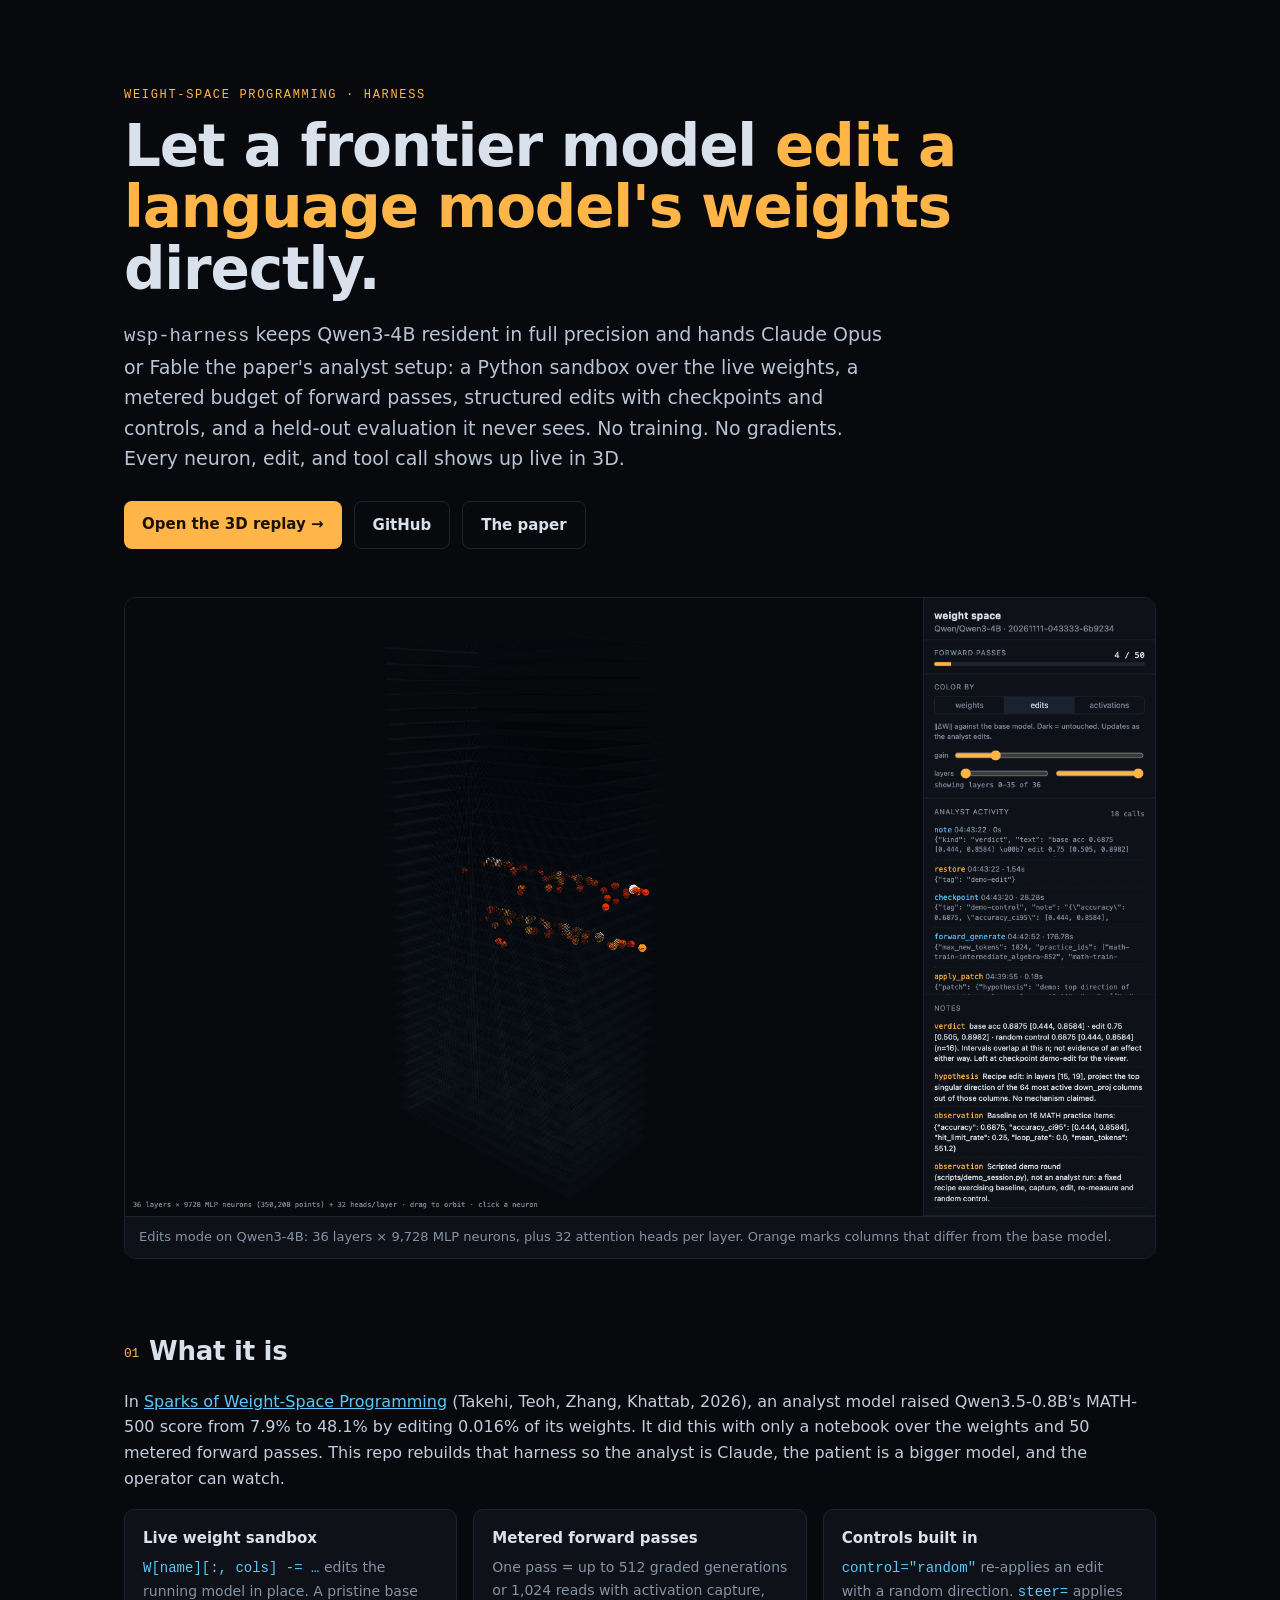
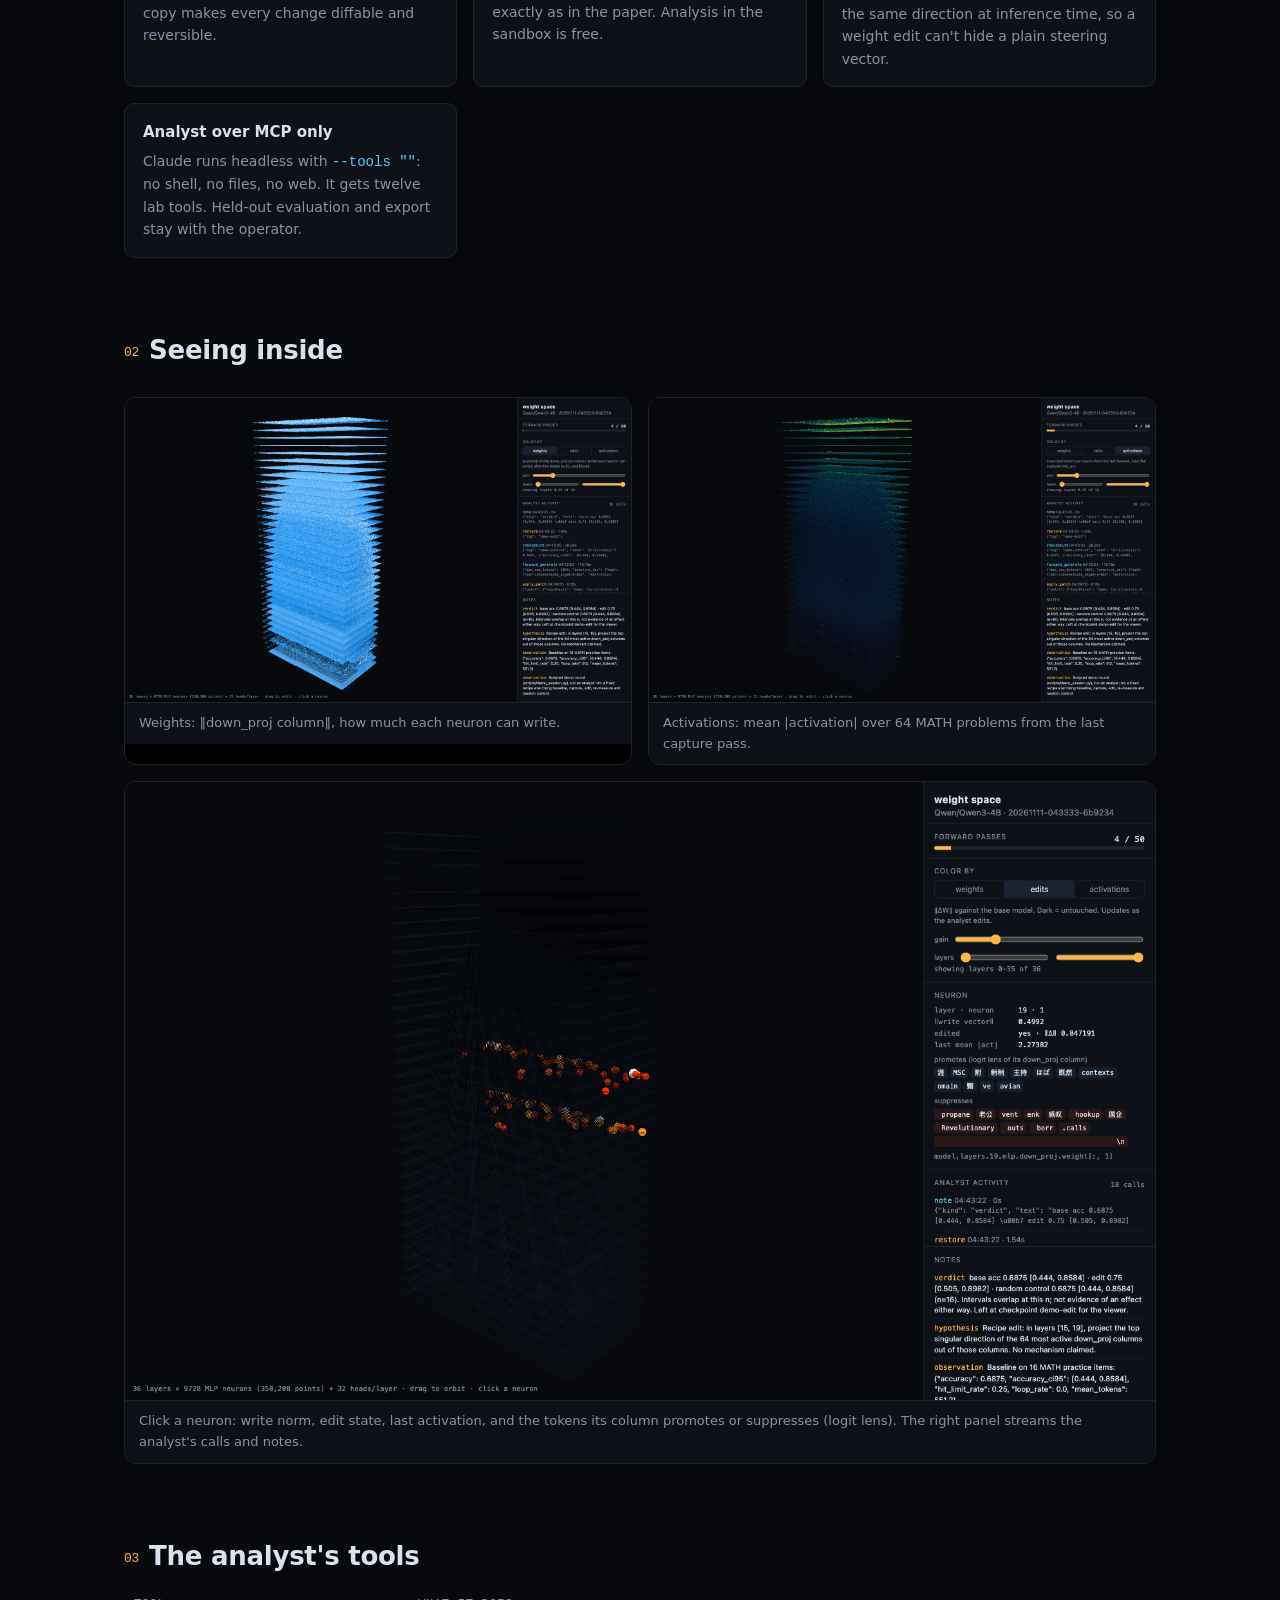
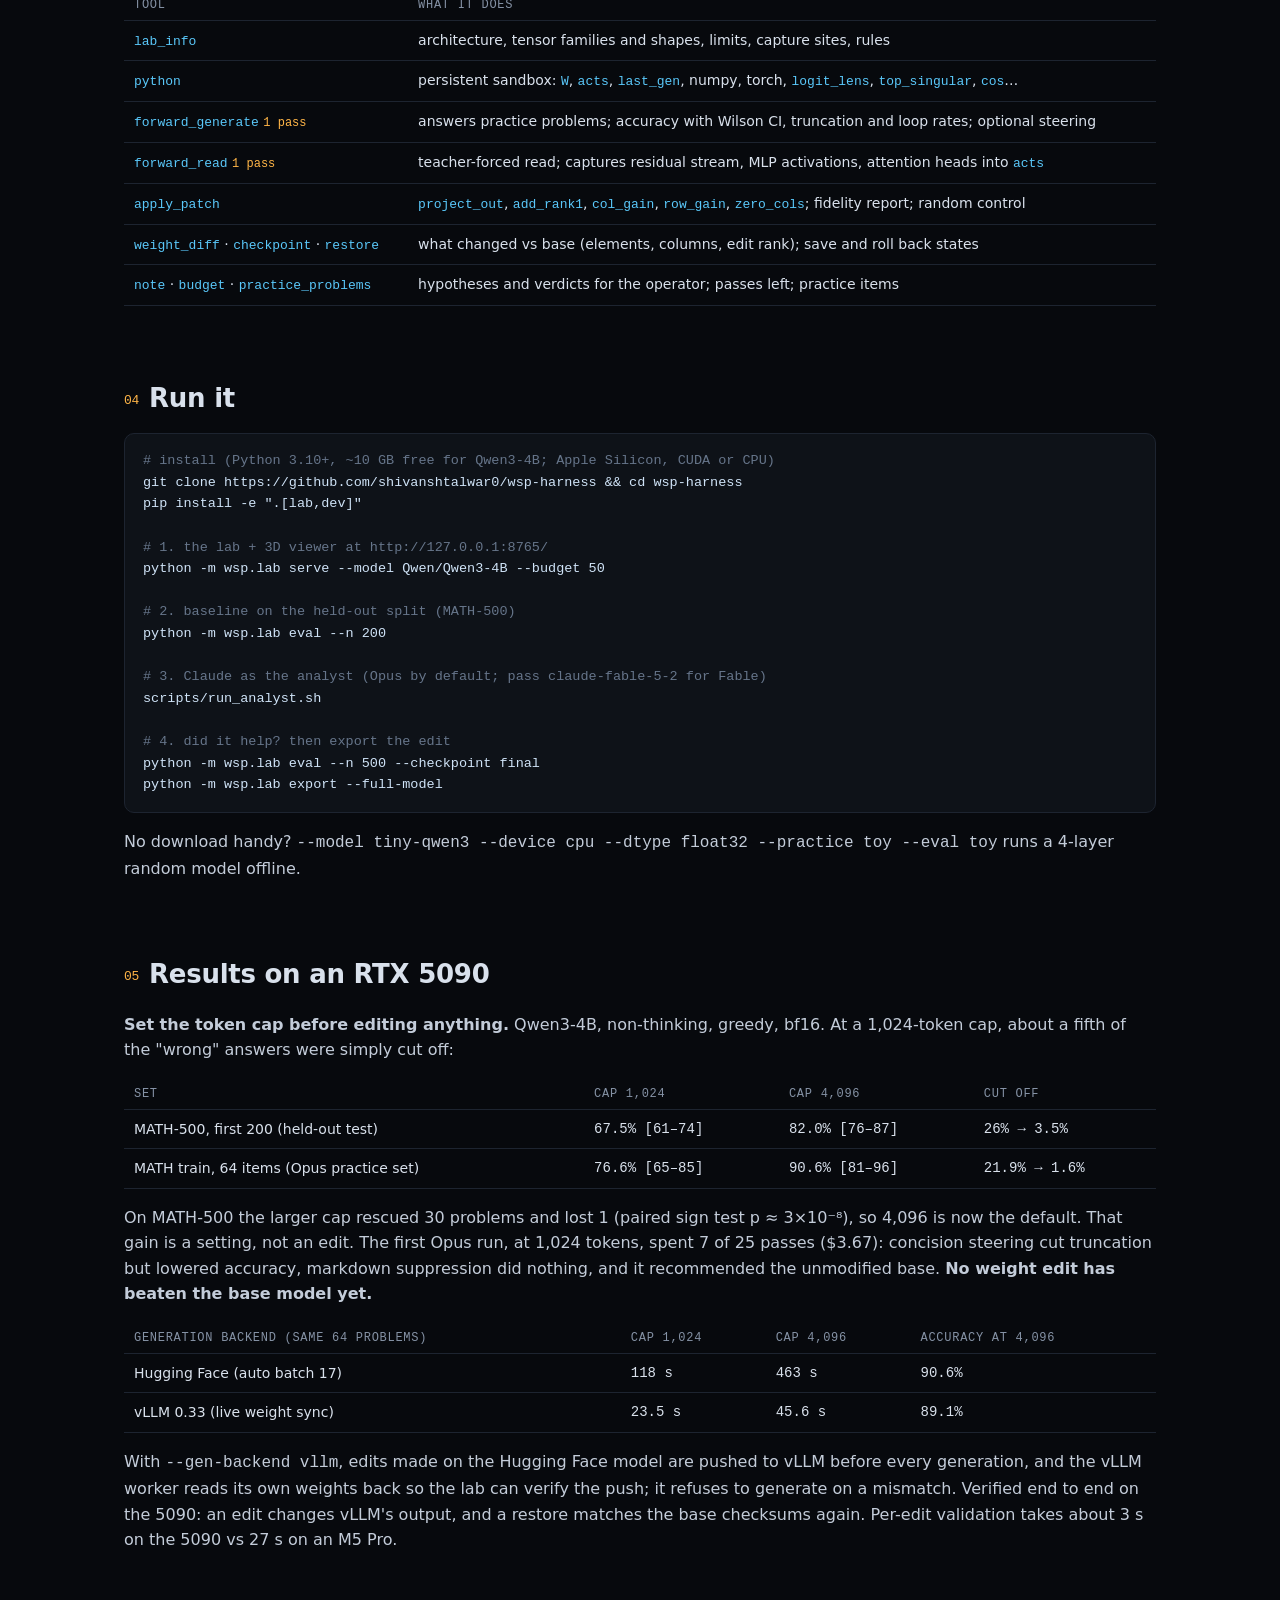
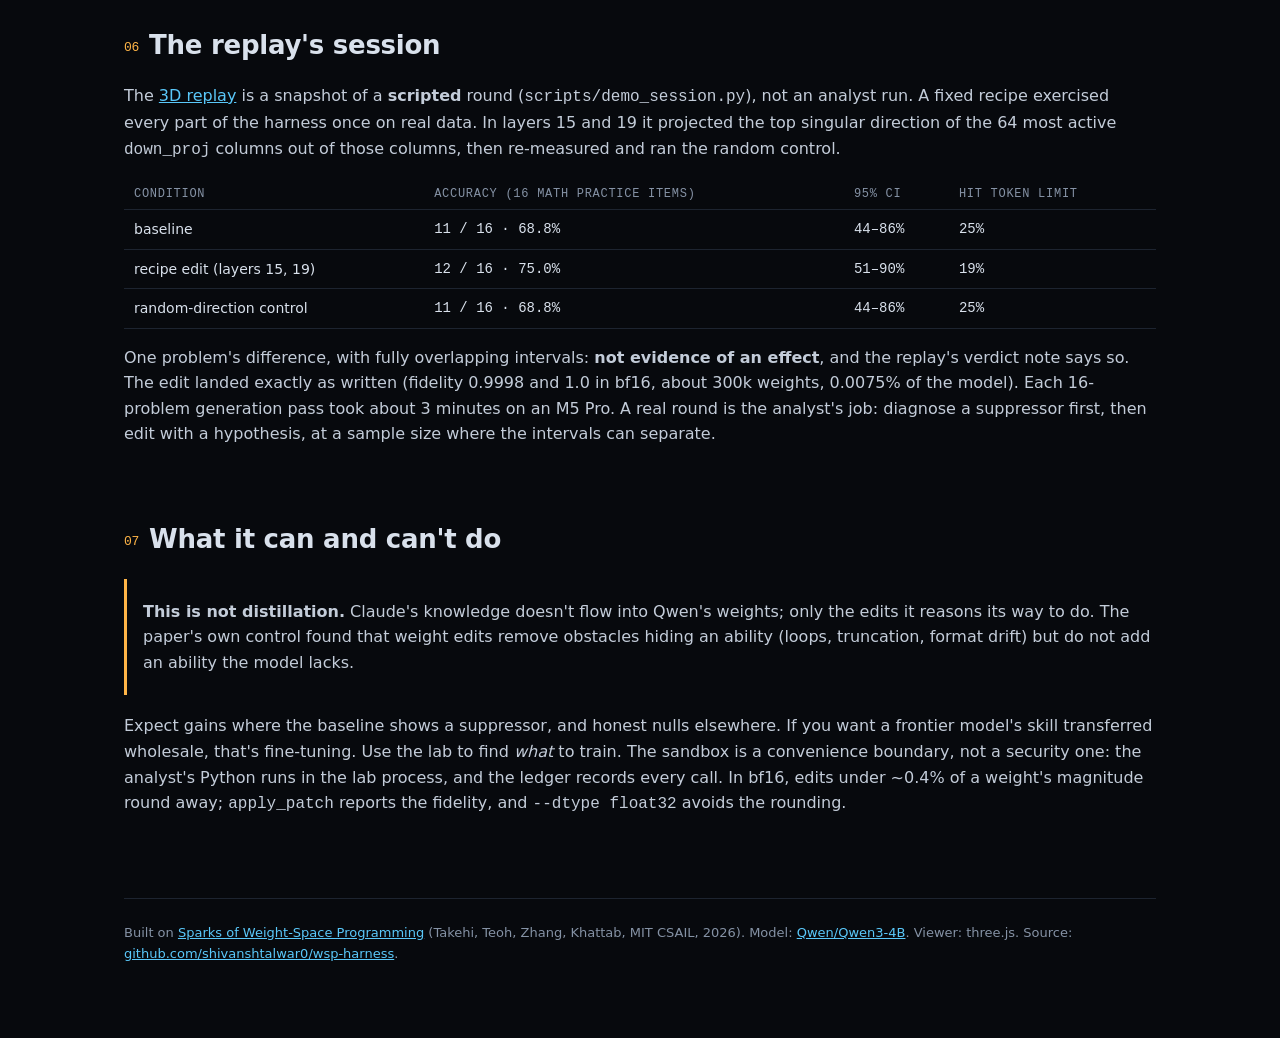
<file: site/index.html>
<!doctype html>
<html lang="en">
<head>
  <meta charset="utf-8" />
  <meta name="viewport" content="width=device-width, initial-scale=1" />
  <title>wsp-harness · let a frontier model edit a language model's weights</title>
  <meta name="description" content="A Weight-Space Programming lab: Claude Opus or Fable reads and edits Qwen3-4B's weights directly, with metered forward passes, controls, and a live 3D view." />
  <meta property="og:title" content="wsp-harness" />
  <meta property="og:description" content="Claude as the analyst: read and edit a live model's weights, no training." />
  <meta property="og:image" content="img/viewer-edits.png" />
  <style>
    :root {
      --bg: #07090d; --panel: #0e1218; --line: #1d2430; --text: #d9e1ec; --muted: #8592a5;
      --accent: #ffb547; --cool: #5ac8fa;
      --mono: ui-monospace, "SF Mono", "JetBrains Mono", Menlo, monospace;
      --sans: ui-sans-serif, -apple-system, "Inter", system-ui, sans-serif;
    }
    * { box-sizing: border-box; }
    html { background: var(--bg); color: var(--text); font: 16px/1.6 var(--sans); }
    body { margin: 0; }
    a { color: var(--cool); }
    main { max-width: 1080px; margin: 0 auto; padding: 0 24px 96px; }
    header.hero { padding: 88px 0 40px; }
    .kicker { font: 12px var(--mono); letter-spacing: 0.14em; text-transform: uppercase; color: var(--accent); }
    h1 { font-size: clamp(34px, 5vw, 58px); line-height: 1.06; margin: 14px 0 18px; letter-spacing: -0.02em; font-weight: 650; }
    h1 em { font-style: normal; color: var(--accent); }
    .lede { font-size: 19px; color: #b8c3d3; max-width: 760px; }
    .cta { display: flex; gap: 12px; flex-wrap: wrap; margin-top: 28px; }
    .btn { display: inline-block; padding: 11px 18px; border-radius: 8px; text-decoration: none; font-weight: 600; font-size: 15px; }
    .btn.primary { background: var(--accent); color: #1a1205; }
    .btn.ghost { border: 1px solid var(--line); color: var(--text); }
    figure.shot { margin: 8px 0 0; border: 1px solid var(--line); border-radius: 12px; overflow: hidden; background: #000; }
    figure.shot img { display: block; width: 100%; }
    figure figcaption { padding: 10px 14px; font-size: 13px; color: var(--muted); background: var(--panel); border-top: 1px solid var(--line); }
    h2 { font-size: 26px; margin: 72px 0 12px; letter-spacing: -0.01em; }
    h2 .n { font: 13px var(--mono); color: var(--accent); margin-right: 10px; vertical-align: 3px; }
    p { color: #c3ccd9; }
    .grid { display: grid; grid-template-columns: repeat(auto-fit, minmax(300px, 1fr)); gap: 16px; margin-top: 18px; }
    .card { border: 1px solid var(--line); border-radius: 10px; background: var(--panel); padding: 16px 18px; }
    .card h3 { margin: 0 0 6px; font-size: 15px; }
    .card p { margin: 0; font-size: 14px; color: var(--muted); }
    .card code { color: var(--cool); }
    pre { background: var(--panel); border: 1px solid var(--line); border-radius: 10px; padding: 16px 18px; overflow-x: auto; font: 13.5px/1.6 var(--mono); color: #cfe3f7; }
    pre .c { color: #66758a; }
    table { width: 100%; border-collapse: collapse; font-size: 14px; margin-top: 12px; }
    th, td { text-align: left; padding: 8px 10px; border-bottom: 1px solid var(--line); vertical-align: top; }
    th { font: 12px var(--mono); color: var(--muted); text-transform: uppercase; letter-spacing: 0.06em; }
    td code { color: var(--cool); font-size: 13px; }
    .metered { color: var(--accent); font: 12px var(--mono); }
    .warn { border-left: 3px solid var(--accent); padding: 4px 0 4px 16px; margin: 18px 0; }
    .results td:nth-child(n+2) { font-family: var(--mono); }
    footer { border-top: 1px solid var(--line); margin-top: 80px; padding-top: 24px; font-size: 13px; color: var(--muted); }
  </style>
</head>
<body>
<main>
  <header class="hero">
    <div class="kicker">weight-space programming · harness</div>
    <h1>Let a frontier model <em>edit a language model's weights</em> directly.</h1>
    <p class="lede">
      <code>wsp-harness</code> keeps Qwen3-4B resident in full precision and hands Claude Opus or Fable
      the paper's analyst setup: a Python sandbox over the live weights, a metered budget of forward
      passes, structured edits with checkpoints and controls, and a held-out evaluation it never sees.
      No training. No gradients. Every neuron, edit, and tool call shows up live in 3D.
    </p>
    <div class="cta">
      <a class="btn primary" href="demo/">Open the 3D replay →</a>
      <a class="btn ghost" href="https://github.com/shivanshtalwar0/wsp-harness">GitHub</a>
      <a class="btn ghost" href="https://rikiyat.github.io/blog/weight-space-programming/">The paper</a>
    </div>
  </header>

  <figure class="shot">
    <img src="img/viewer-edits.png" alt="3D view of Qwen3-4B: 36 layer slabs of MLP neurons, edited neurons glowing orange" />
    <figcaption>Edits mode on Qwen3-4B: 36 layers × 9,728 MLP neurons, plus 32 attention heads per layer. Orange marks columns that differ from the base model.</figcaption>
  </figure>

  <h2><span class="n">01</span>What it is</h2>
  <p>
    In <a href="https://rikiyat.github.io/blog/weight-space-programming/">Sparks of Weight-Space Programming</a>
    (Takehi, Teoh, Zhang, Khattab, 2026), an analyst model raised Qwen3.5-0.8B's MATH-500 score from 7.9% to
    48.1% by editing 0.016% of its weights. It did this with only a notebook over the weights and 50 metered
    forward passes. This repo rebuilds that harness so the analyst is Claude, the patient is a bigger model,
    and the operator can watch.
  </p>
  <div class="grid">
    <div class="card"><h3>Live weight sandbox</h3><p><code>W[name][:, cols] -= …</code> edits the running model in place. A pristine base copy makes every change diffable and reversible.</p></div>
    <div class="card"><h3>Metered forward passes</h3><p>One pass = up to 512 graded generations or 1,024 reads with activation capture, exactly as in the paper. Analysis in the sandbox is free.</p></div>
    <div class="card"><h3>Controls built in</h3><p><code>control="random"</code> re-applies an edit with a random direction. <code>steer=</code> applies the same direction at inference time, so a weight edit can't hide a plain steering vector.</p></div>
    <div class="card"><h3>Analyst over MCP only</h3><p>Claude runs headless with <code>--tools ""</code>: no shell, no files, no web. It gets twelve lab tools. Held-out evaluation and export stay with the operator.</p></div>
  </div>

  <h2><span class="n">02</span>Seeing inside</h2>
  <div class="grid">
    <figure class="shot"><img src="img/viewer-weights.png" alt="weights mode" /><figcaption>Weights: ‖down_proj column‖, how much each neuron can write.</figcaption></figure>
    <figure class="shot"><img src="img/viewer-activations.png" alt="activations mode" /><figcaption>Activations: mean |activation| over 64 MATH problems from the last capture pass.</figcaption></figure>
  </div>
  <figure class="shot" style="margin-top:16px">
    <img src="img/viewer-neuron.png" alt="neuron inspector" />
    <figcaption>Click a neuron: write norm, edit state, last activation, and the tokens its column promotes or suppresses (logit lens). The right panel streams the analyst's calls and notes.</figcaption>
  </figure>

  <h2><span class="n">03</span>The analyst's tools</h2>
  <table>
    <tr><th>tool</th><th>what it does</th></tr>
    <tr><td><code>lab_info</code></td><td>architecture, tensor families and shapes, limits, capture sites, rules</td></tr>
    <tr><td><code>python</code></td><td>persistent sandbox: <code>W</code>, <code>acts</code>, <code>last_gen</code>, numpy, torch, <code>logit_lens</code>, <code>top_singular</code>, <code>cos</code>…</td></tr>
    <tr><td><code>forward_generate</code> <span class="metered">1 pass</span></td><td>answers practice problems; accuracy with Wilson CI, truncation and loop rates; optional steering</td></tr>
    <tr><td><code>forward_read</code> <span class="metered">1 pass</span></td><td>teacher-forced read; captures residual stream, MLP activations, attention heads into <code>acts</code></td></tr>
    <tr><td><code>apply_patch</code></td><td><code>project_out</code>, <code>add_rank1</code>, <code>col_gain</code>, <code>row_gain</code>, <code>zero_cols</code>; fidelity report; random control</td></tr>
    <tr><td><code>weight_diff</code> · <code>checkpoint</code> · <code>restore</code></td><td>what changed vs base (elements, columns, edit rank); save and roll back states</td></tr>
    <tr><td><code>note</code> · <code>budget</code> · <code>practice_problems</code></td><td>hypotheses and verdicts for the operator; passes left; practice items</td></tr>
  </table>

  <h2><span class="n">04</span>Run it</h2>
<pre><span class="c"># install (Python 3.10+, ~10 GB free for Qwen3-4B; Apple Silicon, CUDA or CPU)</span>
git clone https://github.com/shivanshtalwar0/wsp-harness && cd wsp-harness
pip install -e ".[lab,dev]"

<span class="c"># 1. the lab + 3D viewer at http://127.0.0.1:8765/</span>
python -m wsp.lab serve --model Qwen/Qwen3-4B --budget 50

<span class="c"># 2. baseline on the held-out split (MATH-500)</span>
python -m wsp.lab eval --n 200

<span class="c"># 3. Claude as the analyst (Opus by default; pass claude-fable-5-2 for Fable)</span>
scripts/run_analyst.sh

<span class="c"># 4. did it help? then export the edit</span>
python -m wsp.lab eval --n 500 --checkpoint final
python -m wsp.lab export --full-model</pre>
  <p>No download handy? <code>--model tiny-qwen3 --device cpu --dtype float32 --practice toy --eval toy</code> runs a 4-layer random model offline.</p>

  <h2><span class="n">05</span>Results on an RTX 5090</h2>
  <p>
    <strong>Set the token cap before editing anything.</strong> Qwen3-4B, non-thinking, greedy, bf16. At a
    1,024-token cap, about a fifth of the "wrong" answers were simply cut off:
  </p>
  <table class="results">
    <tr><th>set</th><th>cap 1,024</th><th>cap 4,096</th><th>cut off</th></tr>
    <tr><td>MATH-500, first 200 (held-out test)</td><td>67.5% [61–74]</td><td>82.0% [76–87]</td><td>26% → 3.5%</td></tr>
    <tr><td>MATH train, 64 items (Opus practice set)</td><td>76.6% [65–85]</td><td>90.6% [81–96]</td><td>21.9% → 1.6%</td></tr>
  </table>
  <p>
    On MATH-500 the larger cap rescued 30 problems and lost 1 (paired sign test p ≈ 3×10⁻⁸), so 4,096 is
    now the default. That gain is a setting, not an edit. The first Opus run, at 1,024 tokens, spent 7 of
    25 passes ($3.67): concision steering cut truncation but lowered accuracy, markdown suppression did
    nothing, and it recommended the unmodified base. <strong>No weight edit has beaten the base model yet.</strong>
  </p>
  <table class="results">
    <tr><th>generation backend (same 64 problems)</th><th>cap 1,024</th><th>cap 4,096</th><th>accuracy at 4,096</th></tr>
    <tr><td>Hugging Face (auto batch 17)</td><td>118 s</td><td>463 s</td><td>90.6%</td></tr>
    <tr><td>vLLM 0.33 (live weight sync)</td><td>23.5 s</td><td>45.6 s</td><td>89.1%</td></tr>
  </table>
  <p>
    With <code>--gen-backend vllm</code>, edits made on the Hugging Face model are pushed to vLLM before
    every generation, and the vLLM worker reads its own weights back so the lab can verify the push; it
    refuses to generate on a mismatch. Verified end to end on the 5090: an edit changes vLLM's output, and a
    restore matches the base checksums again. Per-edit validation takes about 3 s on the 5090 vs 27 s on
    an M5 Pro.
  </p>

  <h2><span class="n">06</span>The replay's session</h2>
  <p>
    The <a href="demo/">3D replay</a> is a snapshot of a <strong>scripted</strong> round
    (<code>scripts/demo_session.py</code>), not an analyst run. A fixed recipe exercised every part of the
    harness once on real data. In layers 15 and 19 it projected the top singular direction of the 64 most
    active <code>down_proj</code> columns out of those columns, then re-measured and ran the random control.
  </p>
  <table class="results">
    <tr><th>condition</th><th>accuracy (16 MATH practice items)</th><th>95% CI</th><th>hit token limit</th></tr>
    <tr><td>baseline</td><td>11 / 16 · 68.8%</td><td>44–86%</td><td>25%</td></tr>
    <tr><td>recipe edit (layers 15, 19)</td><td>12 / 16 · 75.0%</td><td>51–90%</td><td>19%</td></tr>
    <tr><td>random-direction control</td><td>11 / 16 · 68.8%</td><td>44–86%</td><td>25%</td></tr>
  </table>
  <p>
    One problem's difference, with fully overlapping intervals: <strong>not evidence of an effect</strong>,
    and the replay's verdict note says so. The edit landed exactly as written (fidelity 0.9998 and 1.0 in
    bf16, about 300k weights, 0.0075% of the model). Each 16-problem generation pass took about 3 minutes
    on an M5 Pro. A real round is the analyst's job: diagnose a suppressor first, then edit with a
    hypothesis, at a sample size where the intervals can separate.
  </p>

  <h2><span class="n">07</span>What it can and can't do</h2>
  <div class="warn">
    <p><strong>This is not distillation.</strong> Claude's knowledge doesn't flow into Qwen's weights; only the
    edits it reasons its way to do. The paper's own control found that weight edits remove obstacles hiding
    an ability (loops, truncation, format drift) but do not add an ability the model lacks.</p>
  </div>
  <p>
    Expect gains where the baseline shows a suppressor, and honest nulls elsewhere. If you want a frontier
    model's skill transferred wholesale, that's fine-tuning. Use the lab to find <em>what</em> to train.
    The sandbox is a convenience boundary, not a security one: the analyst's Python runs in the lab
    process, and the ledger records every call. In bf16, edits under ~0.4% of a weight's magnitude round
    away; <code>apply_patch</code> reports the fidelity, and <code>--dtype float32</code> avoids the rounding.
  </p>

  <footer>
    Built on <a href="https://rikiyat.github.io/blog/weight-space-programming/">Sparks of Weight-Space Programming</a>
    (Takehi, Teoh, Zhang, Khattab, MIT CSAIL, 2026). Model: <a href="https://huggingface.co/Qwen/Qwen3-4B">Qwen/Qwen3-4B</a>.
    Viewer: three.js. Source: <a href="https://github.com/shivanshtalwar0/wsp-harness">github.com/shivanshtalwar0/wsp-harness</a>.
  </footer>
</main>
</body>
</html>
</file>
